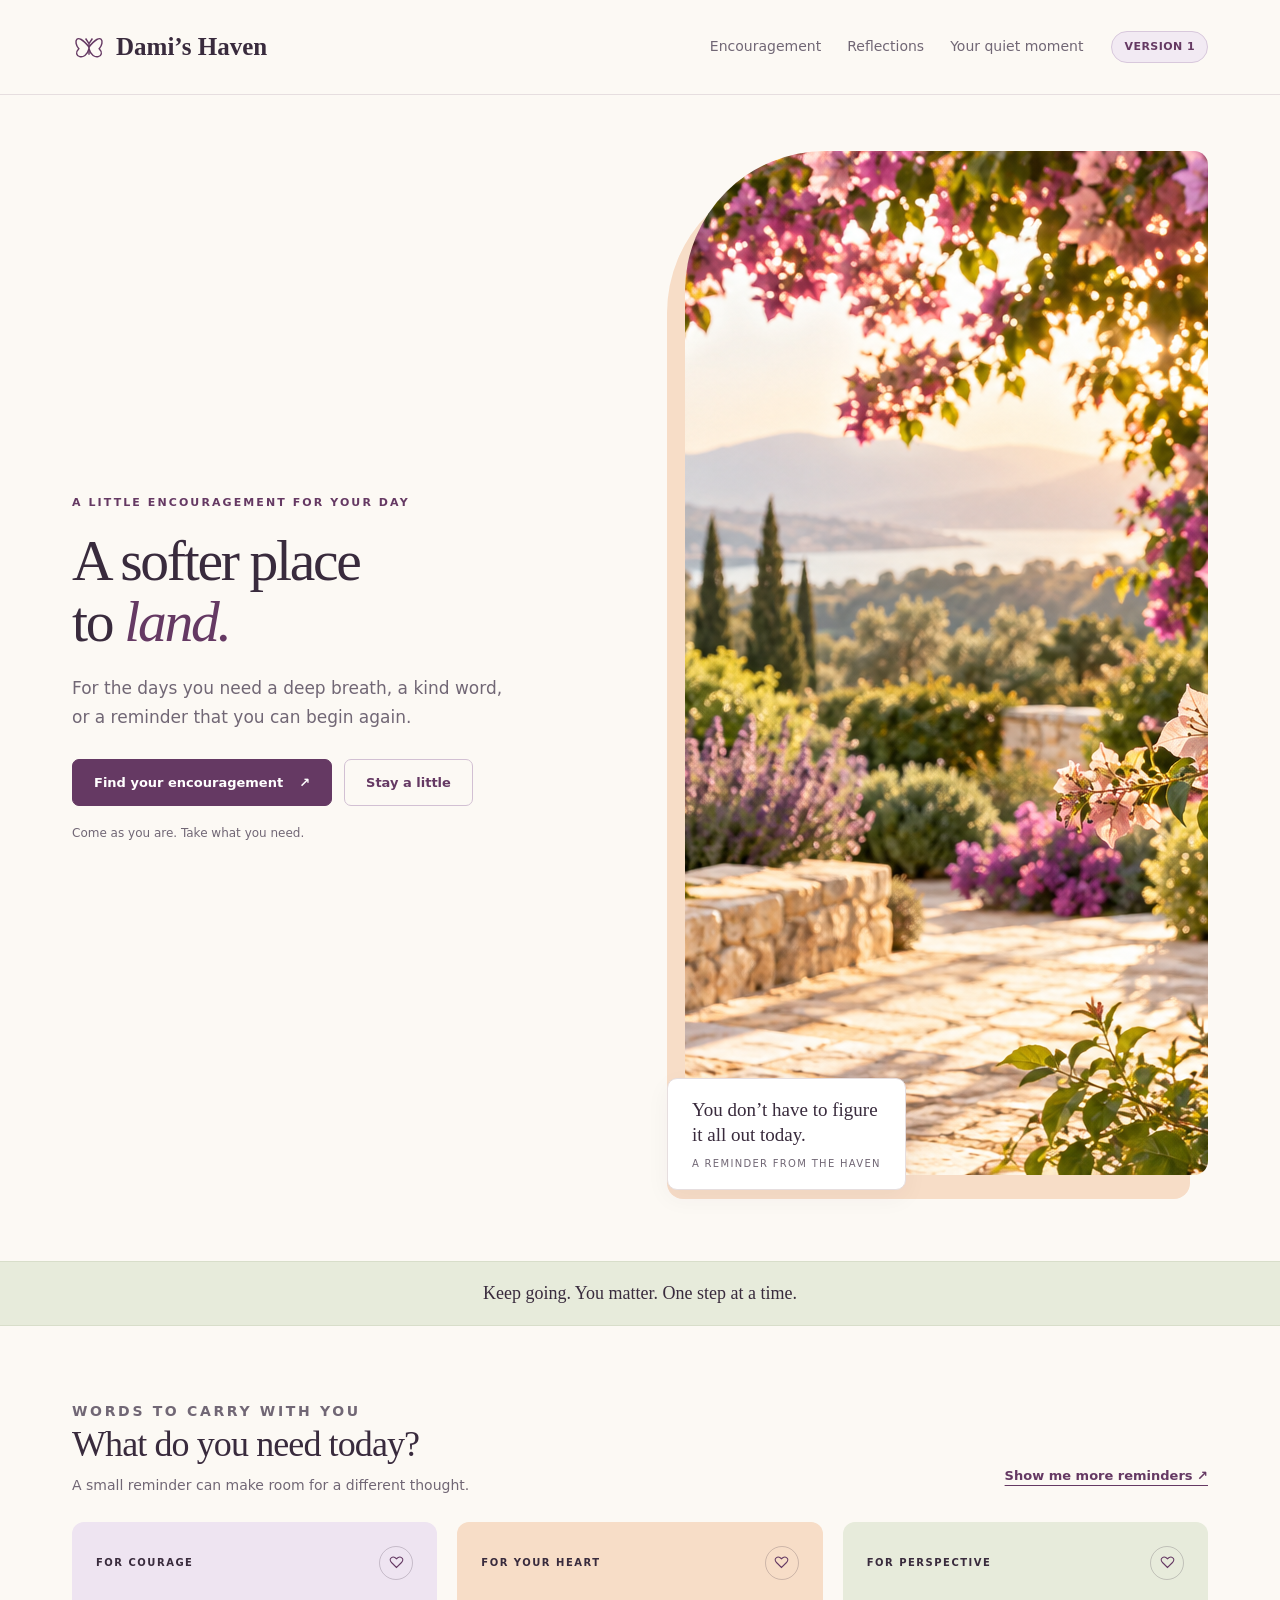
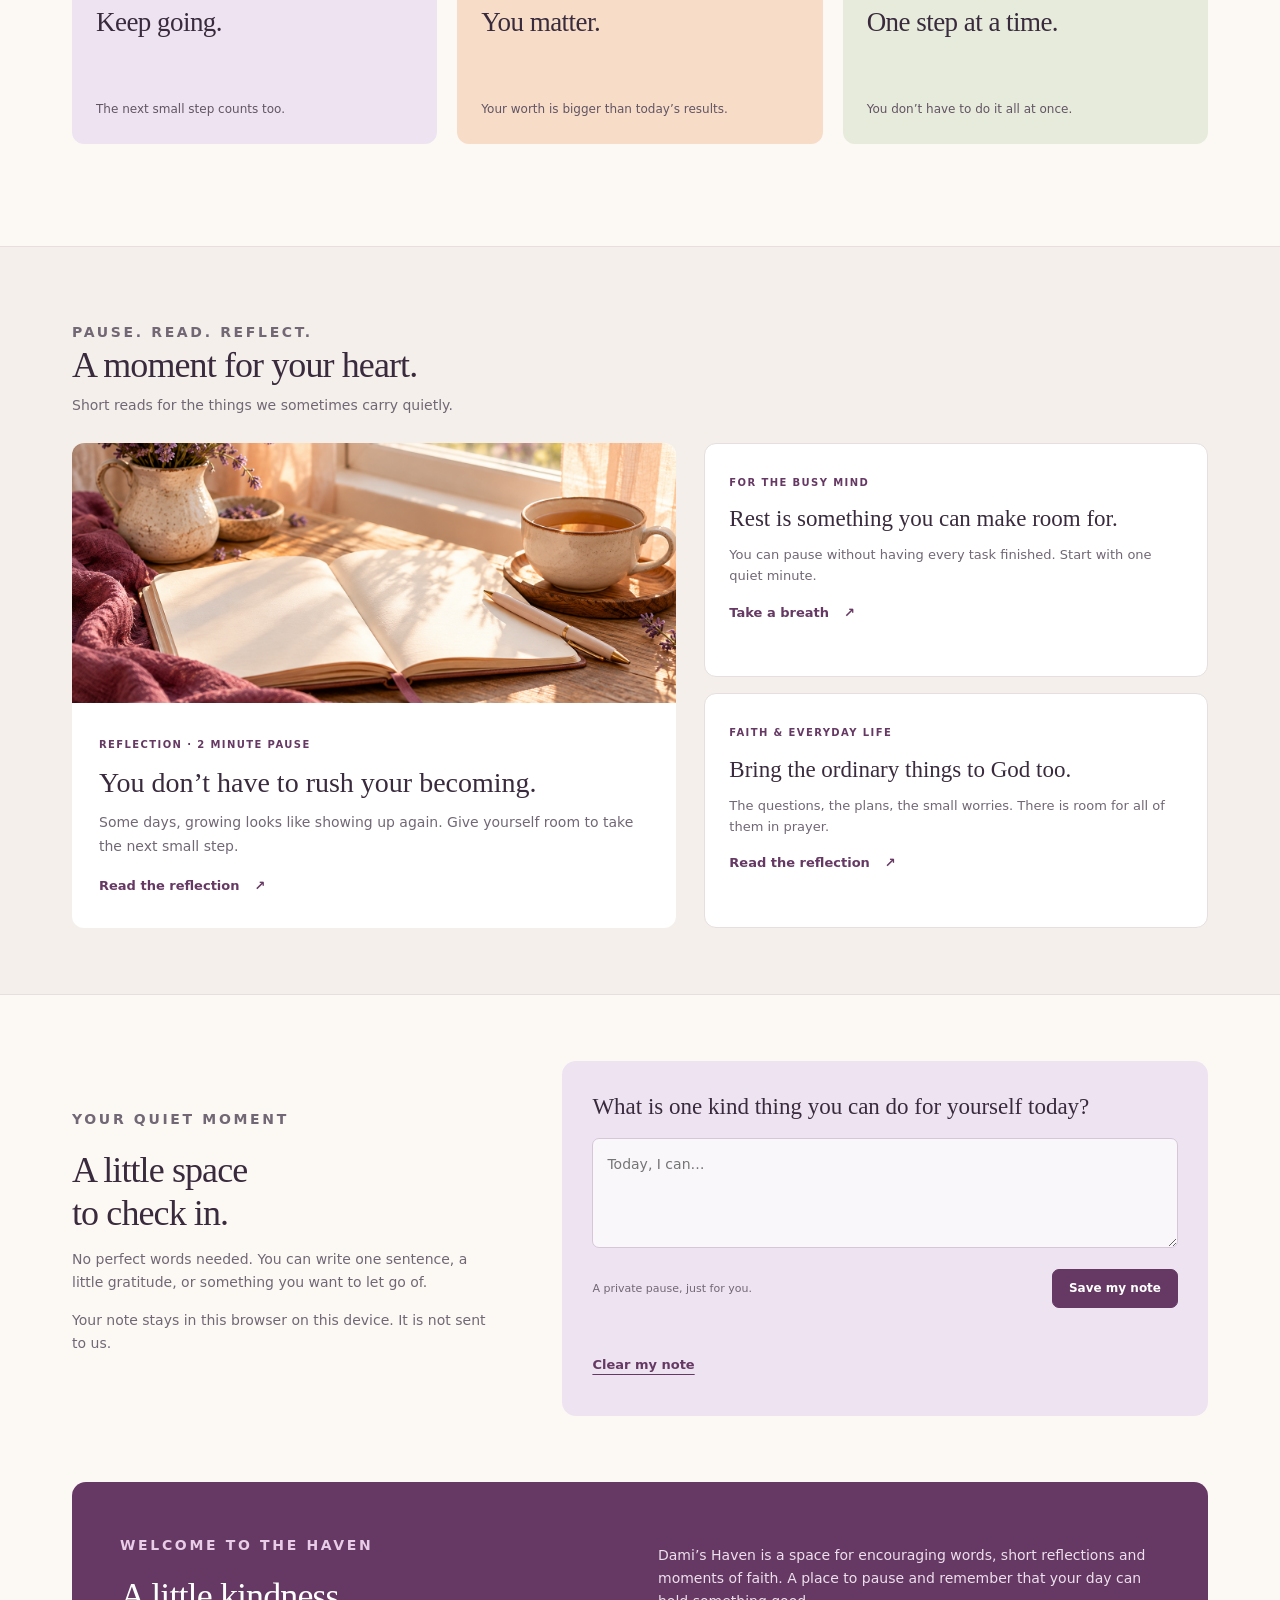
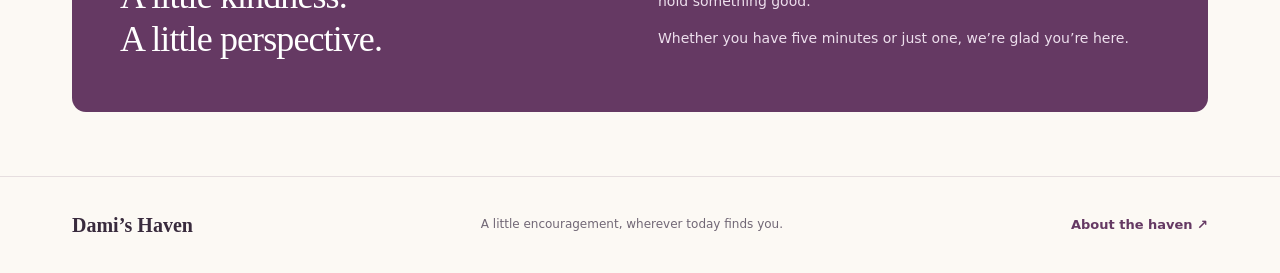
<file: website/index.html>
<!doctype html>
<html lang="en">
<head>
  <meta charset="utf-8"><meta name="viewport" content="width=device-width,initial-scale=1">
  <meta name="description" content="Dami’s Haven is a little space for encouragement, thoughtful reflections and a moment to breathe.">
  <title>Dami’s Haven — A little encouragement for your day</title>
  <link rel="icon" href="assets/butterfly.svg" type="image/svg+xml">
  <link rel="stylesheet" href="assets/styles.css"><script src="assets/app.js" defer></script>
</head>
<body data-version="v1">
<a class="skip" href="#main">Skip to content</a>
<header class="header"><div class="wrap header-inner">
  <a class="brand" href="#" aria-label="Dami’s Haven home"><svg viewBox="0 0 40 40" fill="none" aria-hidden="true"><path d="M20 20C5 1 1 14 8 22c-9 9 8 16 12 0 4 16 21 9 12 0C39 14 35 1 20 20Z" stroke="currentColor" stroke-width="1.7"/><path d="M20 15v14m0-13-4-6m4 6 4-6" stroke="currentColor" stroke-width="1.7"/></svg>Dami’s Haven</a>
  <nav aria-label="Main navigation"><a href="#encouragement">Encouragement</a><a href="#reflections">Reflections</a><a href="#journal">Your quiet moment</a></nav>
  <span class="version" id="version-badge">VERSION 1</span>
</div></header>
<main id="main">
<section class="wrap hero" aria-labelledby="hero-title">
  <div><p class="eyebrow">A little encouragement for your day</p><h1 id="hero-title">A softer place<br>to <em>land.</em></h1>
  <p class="lead" id="hero-description">For the days you need a deep breath, a kind word, or a reminder that you can begin again.</p>
  <div class="actions"><a class="button" href="#encouragement">Find your encouragement <span aria-hidden="true">↗</span></a><a class="button secondary" href="#reflections">Stay a little</a></div>
  <p class="small-note">Come as you are. Take what you need.</p></div>
  <div class="hero-art"><img src="assets/garden.png" width="1536" height="1024" alt="A peaceful sunlit garden with flowers and a welcoming place to sit" fetchpriority="high"><div class="art-note">You don’t have to figure<br>it all out today.<span>A reminder from the haven</span></div></div>
</section>
<div class="welcome-strip" id="welcome-strip">Keep going. You matter. One step at a time.</div>
<section class="wrap section" id="encouragement" aria-labelledby="encouragement-title">
  <div class="section-heading"><div><p class="eyebrow">Words to carry with you</p><h2 id="encouragement-title">What do you need today?</h2><p>A small reminder can make room for a different thought.</p></div><button class="quiet-button" id="refresh-quotes" type="button">Show me more reminders ↗</button></div>
  <div class="quote-grid" id="quote-grid"></div><p class="status" id="quote-status" role="status" aria-live="polite"></p>
</section>
<section class="reflections" id="reflections" aria-labelledby="reflections-title"><div class="wrap section">
  <div class="section-heading"><div><p class="eyebrow">Pause. Read. Reflect.</p><h2 id="reflections-title">A moment for your heart.</h2><p>Short reads for the things we sometimes carry quietly.</p></div></div>
  <div class="reflections-grid">
    <article class="feature-card"><img src="assets/journal.png" width="1536" height="1024" alt="An open journal, tea and flowers beside a sunlit window" loading="lazy"><div class="feature-copy"><span class="meta">Reflection · 2 minute pause</span><h3 id="feature-title">You don’t have to rush your becoming.</h3><p id="feature-excerpt">Some days, growing looks like showing up again. Give yourself room to take the next small step.</p><button class="text-link" type="button" data-article="becoming">Read the reflection <span aria-hidden="true">↗</span></button></div></article>
    <div class="reflection-list"><article class="mini-reflection"><span class="meta">For the busy mind</span><h3>Rest is something you can make room for.</h3><p>You can pause without having every task finished. Start with one quiet minute.</p><button class="text-link" type="button" data-article="rest">Take a breath <span aria-hidden="true">↗</span></button></article>
    <article class="mini-reflection"><span class="meta">Faith & everyday life</span><h3>Bring the ordinary things to God too.</h3><p>The questions, the plans, the small worries. There is room for all of them in prayer.</p><button class="text-link" type="button" data-article="faith">Read the reflection <span aria-hidden="true">↗</span></button></article></div>
  </div>
</div></section>
<section class="wrap section journal" id="journal" aria-labelledby="journal-title"><div><p class="eyebrow">Your quiet moment</p><h2 id="journal-title">A little space<br>to check in.</h2><p>No perfect words needed. You can write one sentence, a little gratitude, or something you want to let go of.</p><p>Your note stays in this browser on this device. It is not sent to us.</p></div>
  <div class="journal-card"><label for="journal-note">What is one kind thing you can do for yourself today?</label><textarea id="journal-note" maxlength="3000" placeholder="Today, I can…"></textarea><div class="journal-foot"><small>A private pause, just for you.</small><button class="button" id="save-note" type="button">Save my note</button></div><p class="status" id="note-status" role="status" aria-live="polite"></p><button class="quiet-button" id="clear-note" type="button">Clear my note</button></div>
</section>
<section class="wrap"><div class="about" id="about"><div><p class="eyebrow">Welcome to the haven</p><h2>A little kindness.<br>A little perspective.</h2></div><div><p>Dami’s Haven is a space for encouraging words, short reflections and moments of faith. A place to pause and remember that your day can hold something good.</p><p>Whether you have five minutes or just one, we’re glad you’re here.</p></div></div></section>
</main>
<footer class="footer"><div class="wrap footer-inner"><a class="brand" href="#">Dami’s Haven</a><p>A little encouragement, wherever today finds you.</p><a class="text-link" href="#about">About the haven ↗</a></div></footer>
<dialog id="reflection-dialog" aria-labelledby="dialog-title"><button class="dialog-close" id="close-dialog" type="button" aria-label="Close reflection">×</button><p class="eyebrow">A moment for your heart</p><h2 id="dialog-title"></h2><div id="dialog-content"></div><button class="button secondary" id="done-reading" type="button">Back to the haven</button></dialog>
</body></html>
</file>
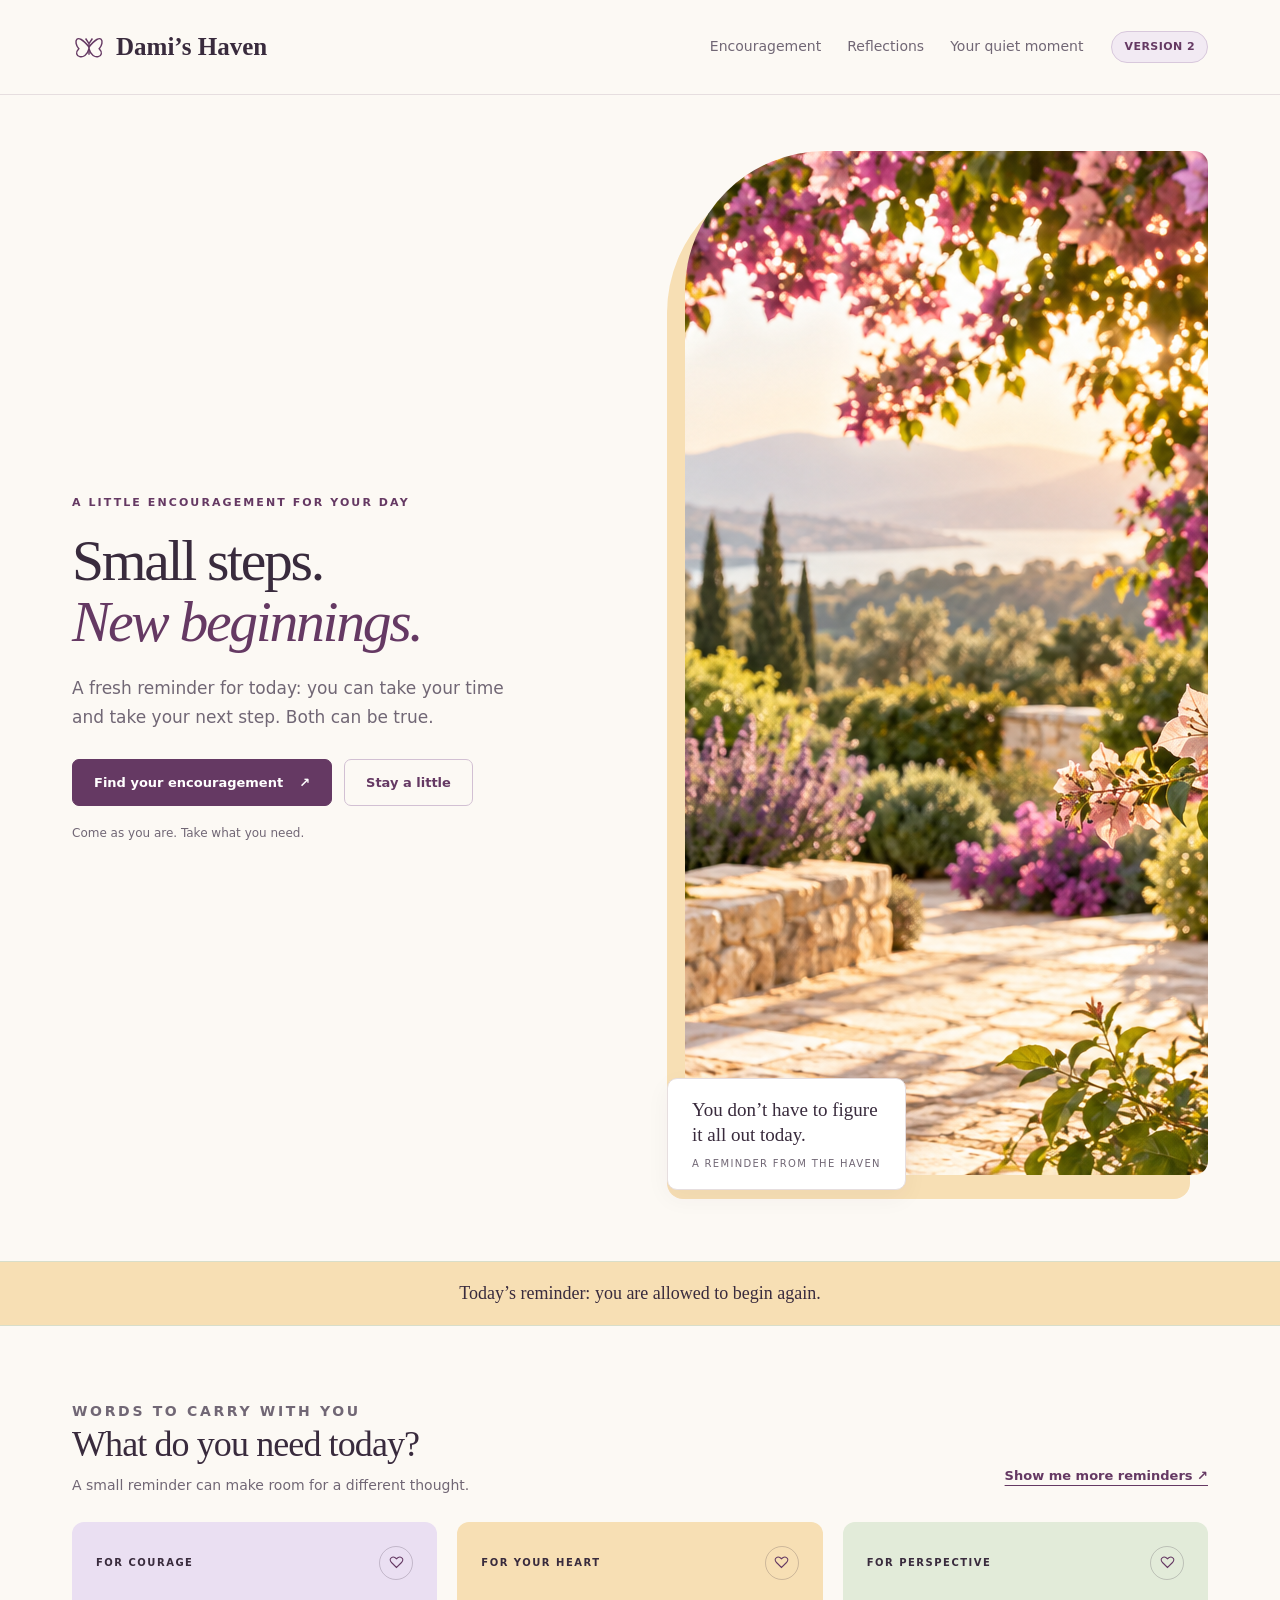
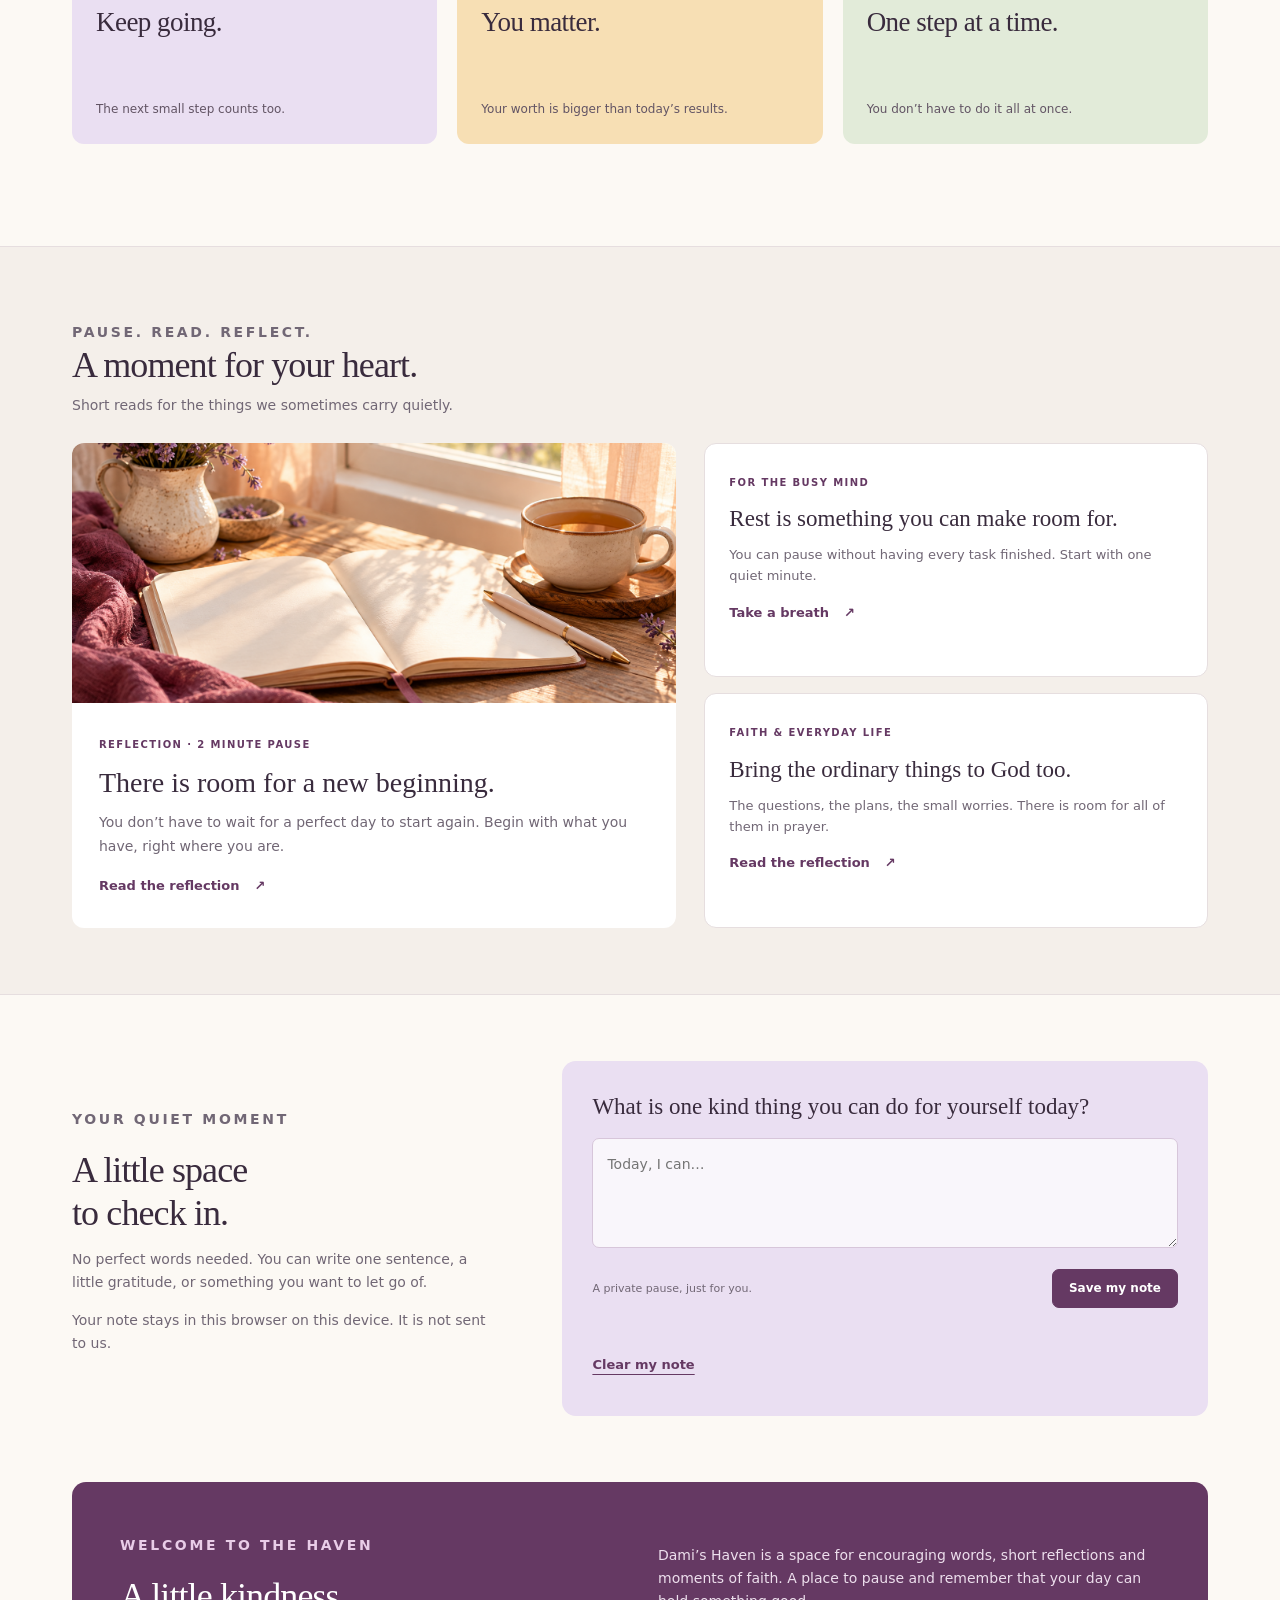
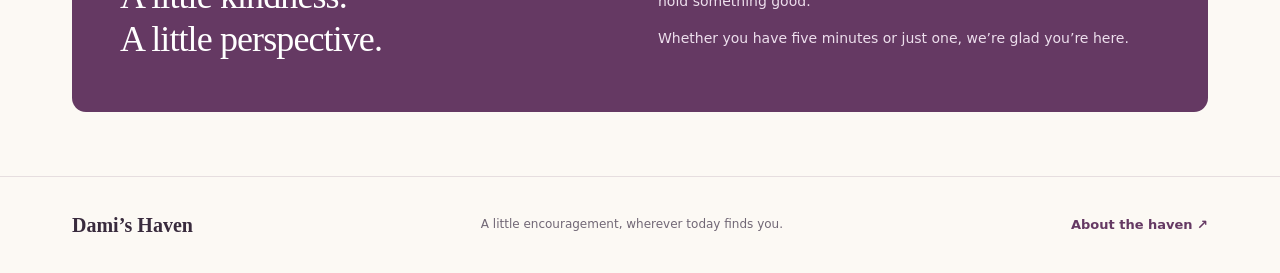
<file: website/index-v2.html>
<!doctype html>
<html lang="en">
<head>
  <meta charset="utf-8"><meta name="viewport" content="width=device-width,initial-scale=1">
  <meta name="description" content="Dami’s Haven is a little space for encouragement, thoughtful reflections and a moment to breathe.">
  <title>Dami’s Haven — A little encouragement for your day</title>
  <link rel="icon" href="assets/butterfly.svg" type="image/svg+xml">
  <link rel="stylesheet" href="assets/styles.css"><script src="assets/app.js" defer></script>
</head>
<body data-version="v2">
<a class="skip" href="#main">Skip to content</a>
<header class="header"><div class="wrap header-inner">
  <a class="brand" href="#" aria-label="Dami’s Haven home"><svg viewBox="0 0 40 40" fill="none" aria-hidden="true"><path d="M20 20C5 1 1 14 8 22c-9 9 8 16 12 0 4 16 21 9 12 0C39 14 35 1 20 20Z" stroke="currentColor" stroke-width="1.7"/><path d="M20 15v14m0-13-4-6m4 6 4-6" stroke="currentColor" stroke-width="1.7"/></svg>Dami’s Haven</a>
  <nav aria-label="Main navigation"><a href="#encouragement">Encouragement</a><a href="#reflections">Reflections</a><a href="#journal">Your quiet moment</a></nav>
  <span class="version" id="version-badge">VERSION 2</span>
</div></header>
<main id="main">
<section class="wrap hero" aria-labelledby="hero-title">
  <div><p class="eyebrow">A little encouragement for your day</p><h1 id="hero-title">Small steps.<br><em>New beginnings.</em></h1>
  <p class="lead" id="hero-description">For the days you need a deep breath, a kind word, or a reminder that you can begin again.</p>
  <div class="actions"><a class="button" href="#encouragement">Find your encouragement <span aria-hidden="true">↗</span></a><a class="button secondary" href="#reflections">Stay a little</a></div>
  <p class="small-note">Come as you are. Take what you need.</p></div>
  <div class="hero-art"><img src="assets/garden.png" width="1536" height="1024" alt="A peaceful sunlit garden with flowers and a welcoming place to sit" fetchpriority="high"><div class="art-note">You don’t have to figure<br>it all out today.<span>A reminder from the haven</span></div></div>
</section>
<div class="welcome-strip" id="welcome-strip">Keep going. You matter. One step at a time.</div>
<section class="wrap section" id="encouragement" aria-labelledby="encouragement-title">
  <div class="section-heading"><div><p class="eyebrow">Words to carry with you</p><h2 id="encouragement-title">What do you need today?</h2><p>A small reminder can make room for a different thought.</p></div><button class="quiet-button" id="refresh-quotes" type="button">Show me more reminders ↗</button></div>
  <div class="quote-grid" id="quote-grid"></div><p class="status" id="quote-status" role="status" aria-live="polite"></p>
</section>
<section class="reflections" id="reflections" aria-labelledby="reflections-title"><div class="wrap section">
  <div class="section-heading"><div><p class="eyebrow">Pause. Read. Reflect.</p><h2 id="reflections-title">A moment for your heart.</h2><p>Short reads for the things we sometimes carry quietly.</p></div></div>
  <div class="reflections-grid">
    <article class="feature-card"><img src="assets/journal.png" width="1536" height="1024" alt="An open journal, tea and flowers beside a sunlit window" loading="lazy"><div class="feature-copy"><span class="meta">Reflection · 2 minute pause</span><h3 id="feature-title">You don’t have to rush your becoming.</h3><p id="feature-excerpt">Some days, growing looks like showing up again. Give yourself room to take the next small step.</p><button class="text-link" type="button" data-article="becoming">Read the reflection <span aria-hidden="true">↗</span></button></div></article>
    <div class="reflection-list"><article class="mini-reflection"><span class="meta">For the busy mind</span><h3>Rest is something you can make room for.</h3><p>You can pause without having every task finished. Start with one quiet minute.</p><button class="text-link" type="button" data-article="rest">Take a breath <span aria-hidden="true">↗</span></button></article>
    <article class="mini-reflection"><span class="meta">Faith & everyday life</span><h3>Bring the ordinary things to God too.</h3><p>The questions, the plans, the small worries. There is room for all of them in prayer.</p><button class="text-link" type="button" data-article="faith">Read the reflection <span aria-hidden="true">↗</span></button></article></div>
  </div>
</div></section>
<section class="wrap section journal" id="journal" aria-labelledby="journal-title"><div><p class="eyebrow">Your quiet moment</p><h2 id="journal-title">A little space<br>to check in.</h2><p>No perfect words needed. You can write one sentence, a little gratitude, or something you want to let go of.</p><p>Your note stays in this browser on this device. It is not sent to us.</p></div>
  <div class="journal-card"><label for="journal-note">What is one kind thing you can do for yourself today?</label><textarea id="journal-note" maxlength="3000" placeholder="Today, I can…"></textarea><div class="journal-foot"><small>A private pause, just for you.</small><button class="button" id="save-note" type="button">Save my note</button></div><p class="status" id="note-status" role="status" aria-live="polite"></p><button class="quiet-button" id="clear-note" type="button">Clear my note</button></div>
</section>
<section class="wrap"><div class="about" id="about"><div><p class="eyebrow">Welcome to the haven</p><h2>A little kindness.<br>A little perspective.</h2></div><div><p>Dami’s Haven is a space for encouraging words, short reflections and moments of faith. A place to pause and remember that your day can hold something good.</p><p>Whether you have five minutes or just one, we’re glad you’re here.</p></div></div></section>
</main>
<footer class="footer"><div class="wrap footer-inner"><a class="brand" href="#">Dami’s Haven</a><p>A little encouragement, wherever today finds you.</p><a class="text-link" href="#about">About the haven ↗</a></div></footer>
<dialog id="reflection-dialog" aria-labelledby="dialog-title"><button class="dialog-close" id="close-dialog" type="button" aria-label="Close reflection">×</button><p class="eyebrow">A moment for your heart</p><h2 id="dialog-title"></h2><div id="dialog-content"></div><button class="button secondary" id="done-reading" type="button">Back to the haven</button></dialog>
</body></html>
</file>
<file: website/assets/styles.css>
@charset "UTF-8";
:root{--ink:#392b3d;--plum:#653963;--paper:#fcf9f4;--muted:#716775;--line:#e6dedf;--peach:#f7ddc7;--sage:#e7ebdb;--lavender:#eee4f1}
*{box-sizing:border-box}html{scroll-behavior:smooth;scroll-padding-top:90px}body{margin:0;color:var(--ink);background:var(--paper);font:16px/1.65 system-ui,-apple-system,BlinkMacSystemFont,"Segoe UI",sans-serif}button,input,textarea{font:inherit}button,a{-webkit-tap-highlight-color:transparent}button{cursor:pointer}a{color:inherit}img{display:block;width:100%;object-fit:cover}button:focus-visible,a:focus-visible,textarea:focus-visible{outline:3px solid #a6729c;outline-offset:5px}.wrap{max-width:1200px;margin:auto;padding:0 32px}.skip{position:absolute;top:-100px;background:white;padding:12px;z-index:10}.skip:focus{top:0}.header{border-bottom:1px solid var(--line);background:var(--paper)}.header-inner{height:94px;display:flex;align-items:center;gap:28px}.brand{display:flex;align-items:center;gap:10px;text-decoration:none;font:600 25px Georgia,serif;white-space:nowrap}.brand svg{width:34px;height:34px;color:var(--plum)}nav{display:flex;gap:26px;margin-left:auto}nav a{text-decoration:none;color:var(--muted);font-size:14px}nav a:hover{color:var(--plum)}.version{border:1px solid #d8c8dc;background:#f2eaf3;color:var(--plum);border-radius:30px;padding:6px 12px;font-size:11px;font-weight:700;letter-spacing:.04em;white-space:nowrap}.hero{display:grid;grid-template-columns:1fr 1fr;gap:54px;align-items:center;padding-top:56px;padding-bottom:62px}.eyebrow{text-transform:uppercase;letter-spacing:.19em;font-size:11px;font-weight:700;color:var(--plum);margin:0 0 18px}.hero h1{font:400 clamp(42px,4.5vw,68px)/1.06 Georgia,serif;letter-spacing:-.04em;margin:0 0 22px;max-width:580px}.hero h1 em{font-weight:400;color:var(--plum)}.hero p.lead{font-size:17px;color:var(--muted);max-width:450px;margin:0 0 28px}.actions{display:flex;gap:12px;flex-wrap:wrap}.button{display:inline-flex;align-items:center;justify-content:center;gap:16px;padding:12px 21px;border-radius:7px;border:1px solid var(--plum);background:var(--plum);color:white;text-decoration:none;font-size:13px;font-weight:650}.button:hover{background:#4d294c}.button.secondary{background:transparent;color:var(--plum);border-color:#d2c0d3}.button.secondary:hover{background:var(--lavender)}.small-note{font-size:12px;color:var(--muted);margin-top:18px}.hero-art{position:relative;padding:0 0 24px 18px}.hero-art:before{content:"";position:absolute;inset:22px 18px 0 0;background:var(--peach);border-radius:140px 16px 16px 16px}.hero-art img{position:relative;aspect-ratio:1.15;border-radius:140px 14px 14px 14px}.art-note{position:absolute;bottom:9px;left:0;max-width:270px;padding:18px 24px;background:white;border:1px solid var(--line);box-shadow:0 8px 25px #392b3d0c;border-radius:10px;font:400 19px/1.35 Georgia,serif}.art-note span{display:block;color:var(--muted);font:10px/1.5 system-ui,sans-serif;letter-spacing:.13em;text-transform:uppercase;margin-top:8px}.welcome-strip{background:var(--sage);padding:19px;text-align:center;font:18px/1.4 Georgia,serif;border-top:1px solid #d8deca;border-bottom:1px solid #d8deca}.section{padding-top:66px;padding-bottom:66px}.section-heading{display:flex;justify-content:space-between;align-items:flex-end;gap:24px;margin-bottom:25px}.section-heading h2,.journal h2,.about h2{font:400 36px/1.18 Georgia,serif;letter-spacing:-.025em;margin:0}.section-heading p{margin:8px 0 0;color:var(--muted);font-size:14px}.quiet-button{border:0;background:transparent;color:var(--plum);padding:10px 0;font-size:13px;font-weight:650;text-decoration:underline;text-underline-offset:5px}.quote-grid{display:grid;grid-template-columns:repeat(3,1fr);gap:20px}.quote-card{min-height:222px;padding:24px;border-radius:12px;background:var(--lavender);display:flex;flex-direction:column;position:relative}.quote-card:nth-child(2){background:var(--peach)}.quote-card:nth-child(3){background:var(--sage)}.quote-card .card-top{display:flex;justify-content:space-between;align-items:center}.category{font-size:10px;letter-spacing:.15em;text-transform:uppercase;font-weight:650}.save-button{background:transparent;border:1px solid #392b3d38;border-radius:50%;width:34px;height:34px;color:var(--plum);display:grid;place-items:center}.save-button[aria-pressed=true]{background:var(--plum);color:white;border-color:var(--plum)}.save-button svg{width:15px;height:15px}.quote-card blockquote{font:400 27px/1.3 Georgia,serif;letter-spacing:-.02em;margin:25px 0 12px}.quote-card p{font-size:12px;color:#625464;margin:auto 0 0}.status{min-height:24px;margin:12px 0 0;color:var(--plum);font-size:12px}.reflections{background:#f4efea;border-top:1px solid var(--line);border-bottom:1px solid var(--line)}.reflections-grid{display:grid;grid-template-columns:1.2fr 1fr;gap:28px}.feature-card{background:white;border-radius:12px;overflow:hidden}.feature-card img{height:260px}.feature-copy{padding:27px}.meta{font-size:10px;font-weight:700;letter-spacing:.14em;color:var(--plum);text-transform:uppercase}.feature-copy h3{font:400 28px/1.2 Georgia,serif;margin:10px 0}.feature-copy p{color:var(--muted);font-size:14px;margin:12px 0}.text-link{display:inline-flex;align-items:center;gap:15px;text-decoration:none;color:var(--plum);font-size:13px;font-weight:650;border:0;background:none;padding:5px 0}.text-link:hover{text-decoration:underline}.reflection-list{display:flex;flex-direction:column;gap:16px}.mini-reflection{background:white;border:1px solid var(--line);padding:24px;border-radius:12px;flex:1}.mini-reflection h3{font:400 23px/1.3 Georgia,serif;margin:10px 0}.mini-reflection p{color:var(--muted);font-size:13px;margin:10px 0}.journal{display:grid;grid-template-columns:.8fr 1.2fr;gap:60px;align-items:center}.journal p{font-size:14px;color:var(--muted)}.journal-card{padding:30px;background:var(--lavender);border-radius:14px}.journal-card label{display:block;font:400 23px/1.4 Georgia,serif;margin-bottom:15px}.journal-card textarea{resize:vertical;width:100%;min-height:110px;border:1px solid #d7c6da;border-radius:7px;background:#ffffffb8;padding:14px;color:var(--ink);font-size:14px}.journal-foot{display:flex;justify-content:space-between;gap:12px;align-items:center;margin-top:12px}.journal-foot .button{font-size:12px;padding:9px 16px}.journal-foot small{font-size:11px;color:var(--muted)}.about{background:var(--plum);color:white;padding:48px;border-radius:14px;display:grid;grid-template-columns:1fr 1fr;gap:36px;align-items:center;margin-bottom:64px}.about .eyebrow{color:#e9cde8}.about p{color:#eddfed;font-size:14px}.footer{padding:26px 0;border-top:1px solid var(--line)}.footer-inner{display:flex;justify-content:space-between;gap:20px;align-items:center}.footer .brand{font-size:20px}.footer p{font-size:12px;color:var(--muted)}dialog{border:1px solid var(--line);border-radius:16px;padding:35px;max-width:620px;width:calc(100% - 32px);color:var(--ink);background:var(--paper)}dialog::backdrop{background:#241c2b88}dialog h2{font:400 32px/1.2 Georgia,serif;margin-top:14px}dialog p{color:var(--muted);font-size:15px}.dialog-close{float:right;border:1px solid var(--line);border-radius:50%;width:34px;height:34px;background:white;color:var(--ink)}[hidden]{display:none!important}body[data-version=v2]{--peach:#f7dfb4;--sage:#e2ebd9;--lavender:#eadff2}body[data-version=v2] .welcome-strip{background:#f7dfb4}
@media(max-width:900px){nav{gap:14px}.header-inner{gap:15px}.hero{gap:28px}.hero h1{font-size:48px}.journal{gap:30px}.wrap{padding-left:24px;padding-right:24px}}
@media(max-width:700px){.header-inner{height:auto;min-height:88px;flex-wrap:wrap;padding-top:18px;padding-bottom:18px;gap:12px}.brand{font-size:23px}nav{order:3;width:100%;margin-left:0;justify-content:space-between}.version{margin-left:auto}.hero,.reflections-grid,.journal,.about{grid-template-columns:1fr}.hero{padding-top:34px;padding-bottom:36px}.hero h1{font-size:48px;max-width:450px}.hero-art{max-width:520px;width:100%;margin:auto}.hero-art img{aspect-ratio:1.5}.quote-grid{grid-template-columns:1fr}.quote-card{min-height:190px}.section{padding-top:42px;padding-bottom:42px}.section-heading{align-items:flex-start}.section-heading h2,.journal h2,.about h2{font-size:31px}.section-heading .quiet-button{max-width:110px;text-align:right;flex-shrink:0}.feature-card img{height:220px}.journal{gap:20px}.journal-card{padding:23px}.journal-foot{align-items:flex-start}.about{padding:28px;margin-bottom:40px;gap:10px}.footer-inner{flex-direction:column;align-items:flex-start;gap:0}.welcome-strip{font-size:16px}dialog{padding:25px}}
@media(prefers-reduced-motion:reduce){html{scroll-behavior:auto}}
</file>
